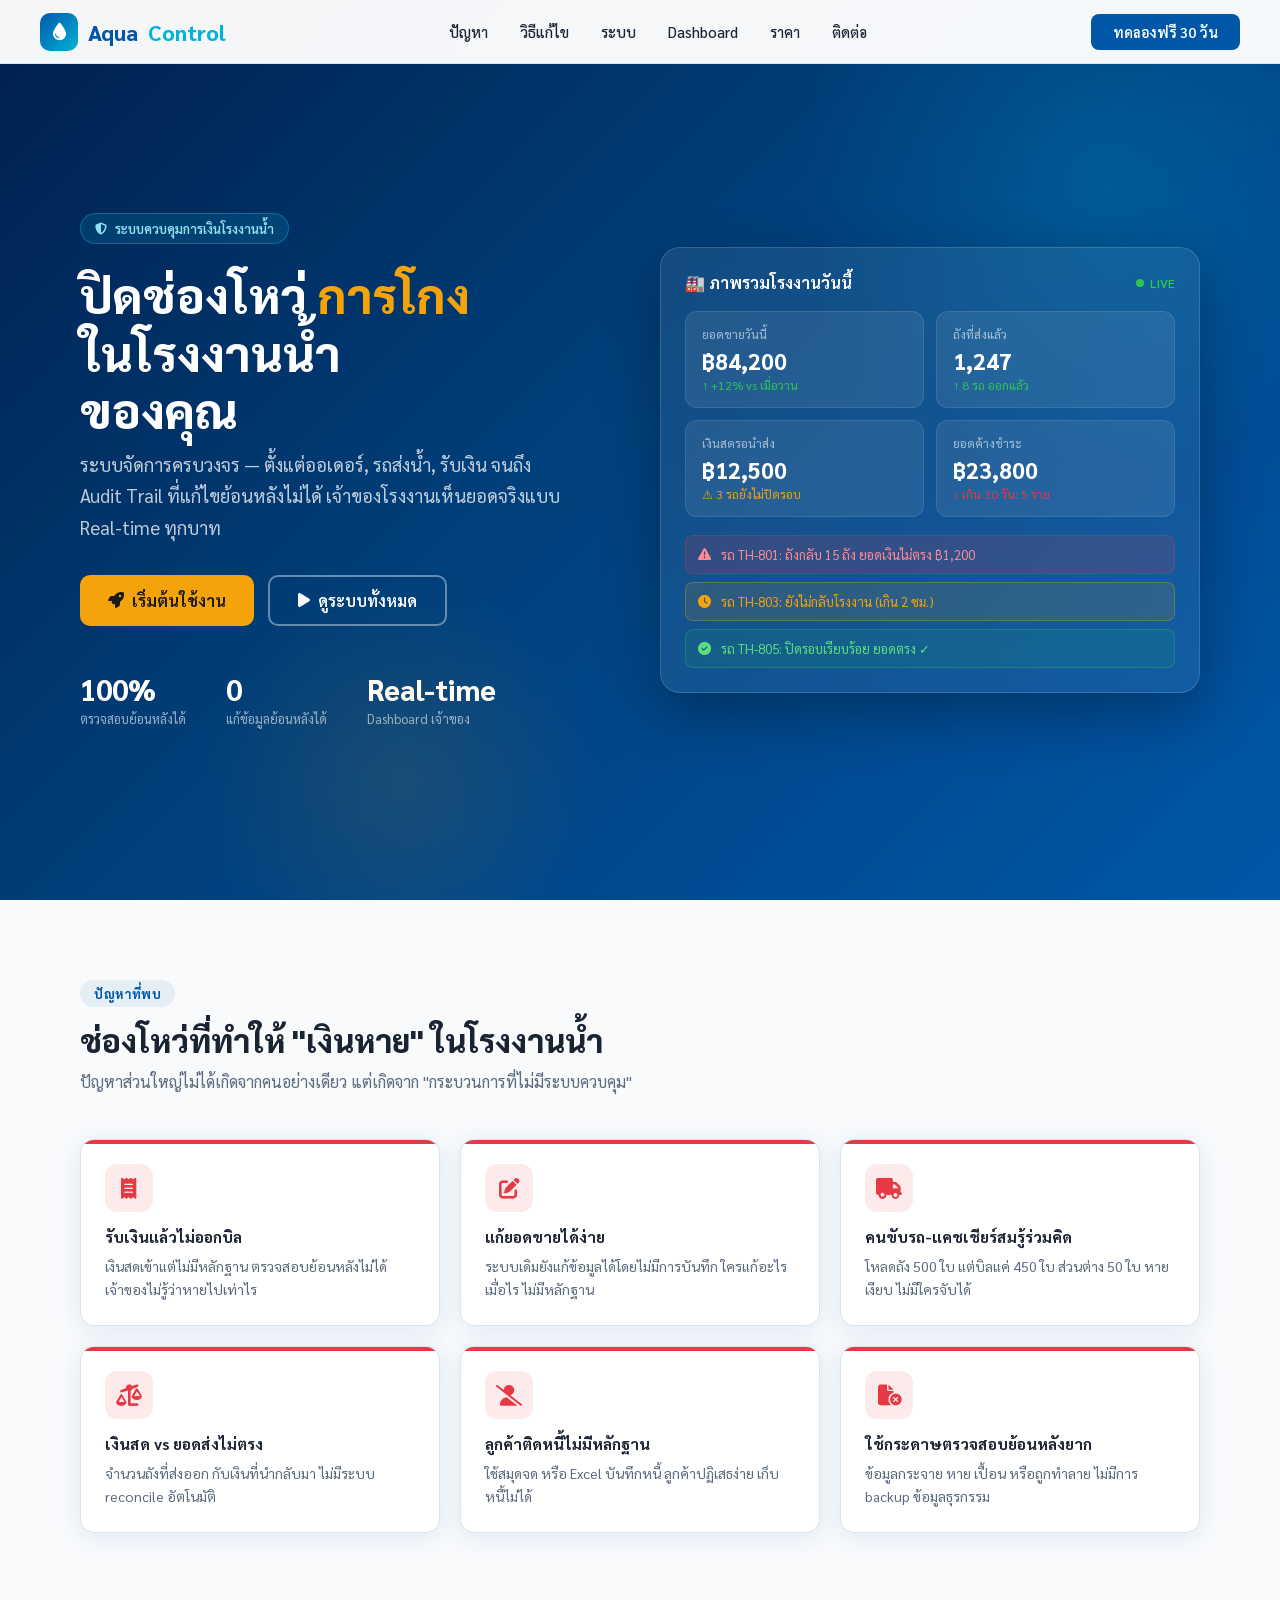
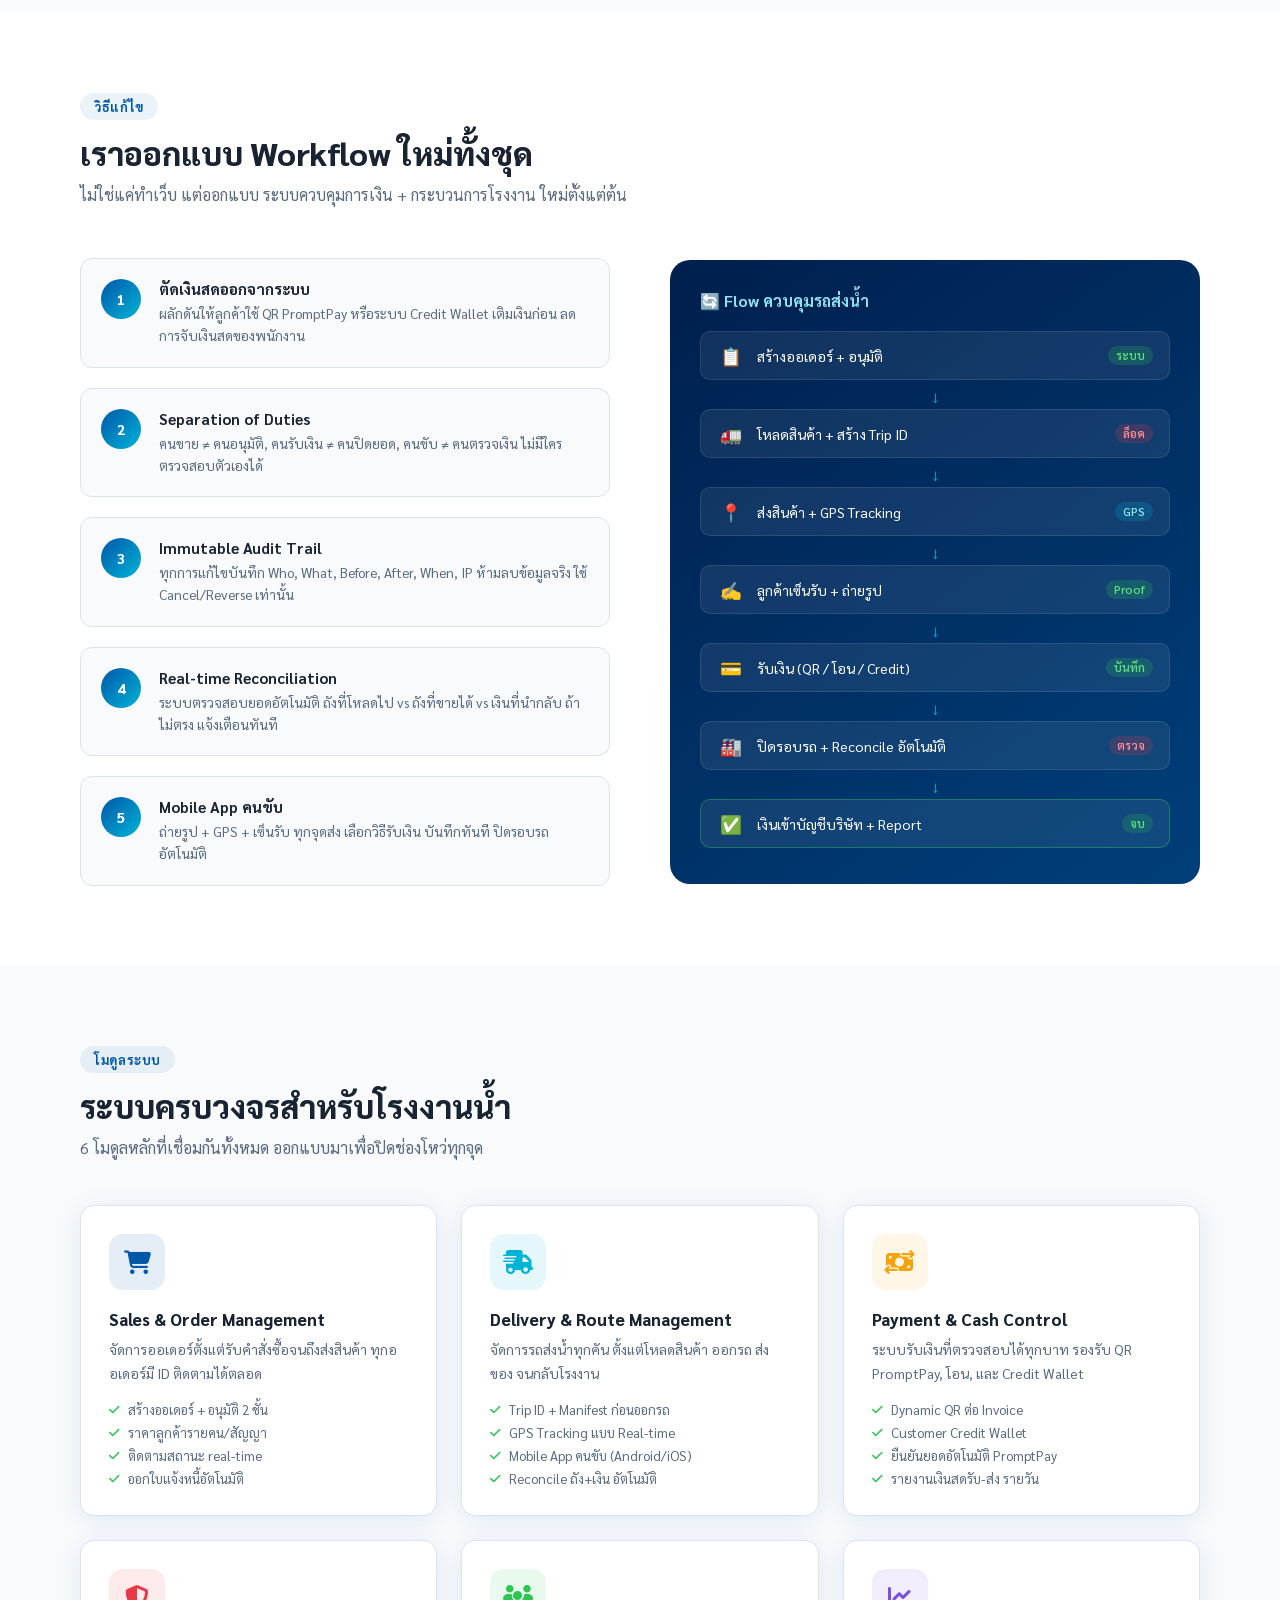
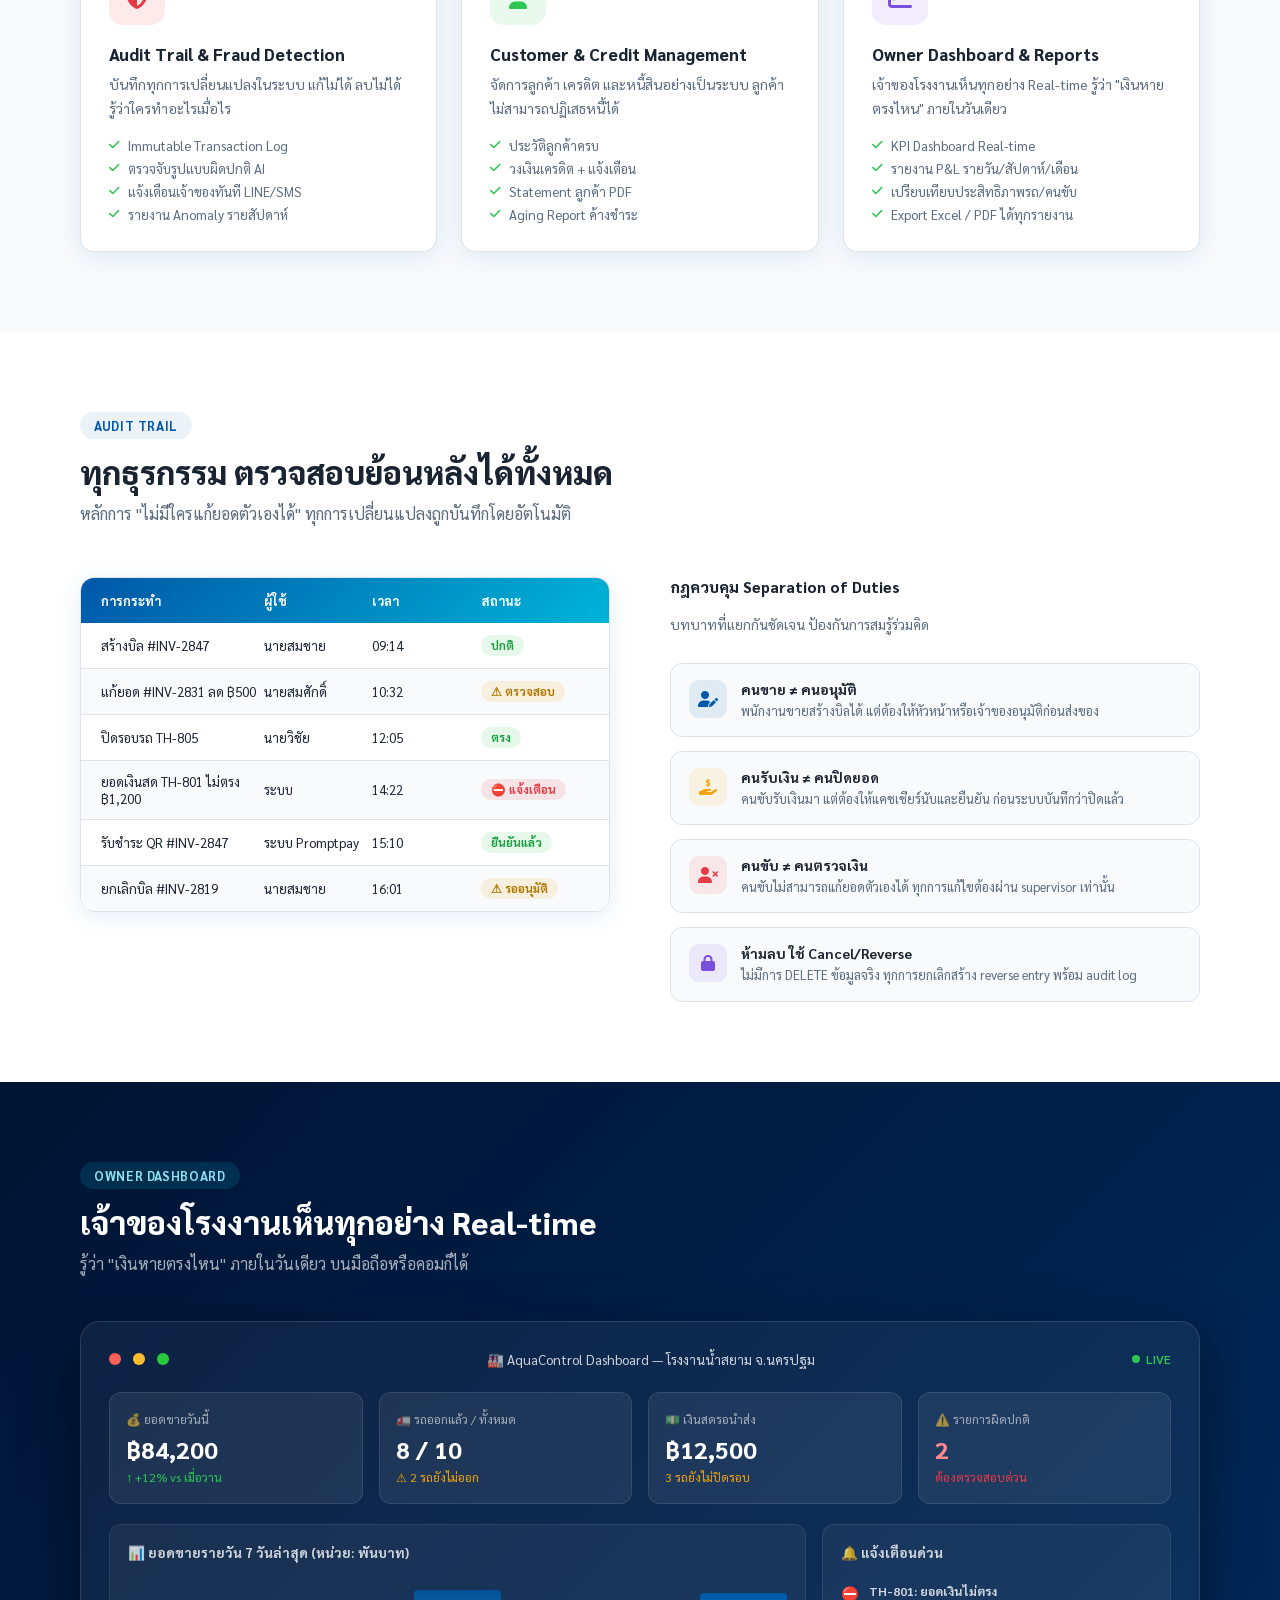
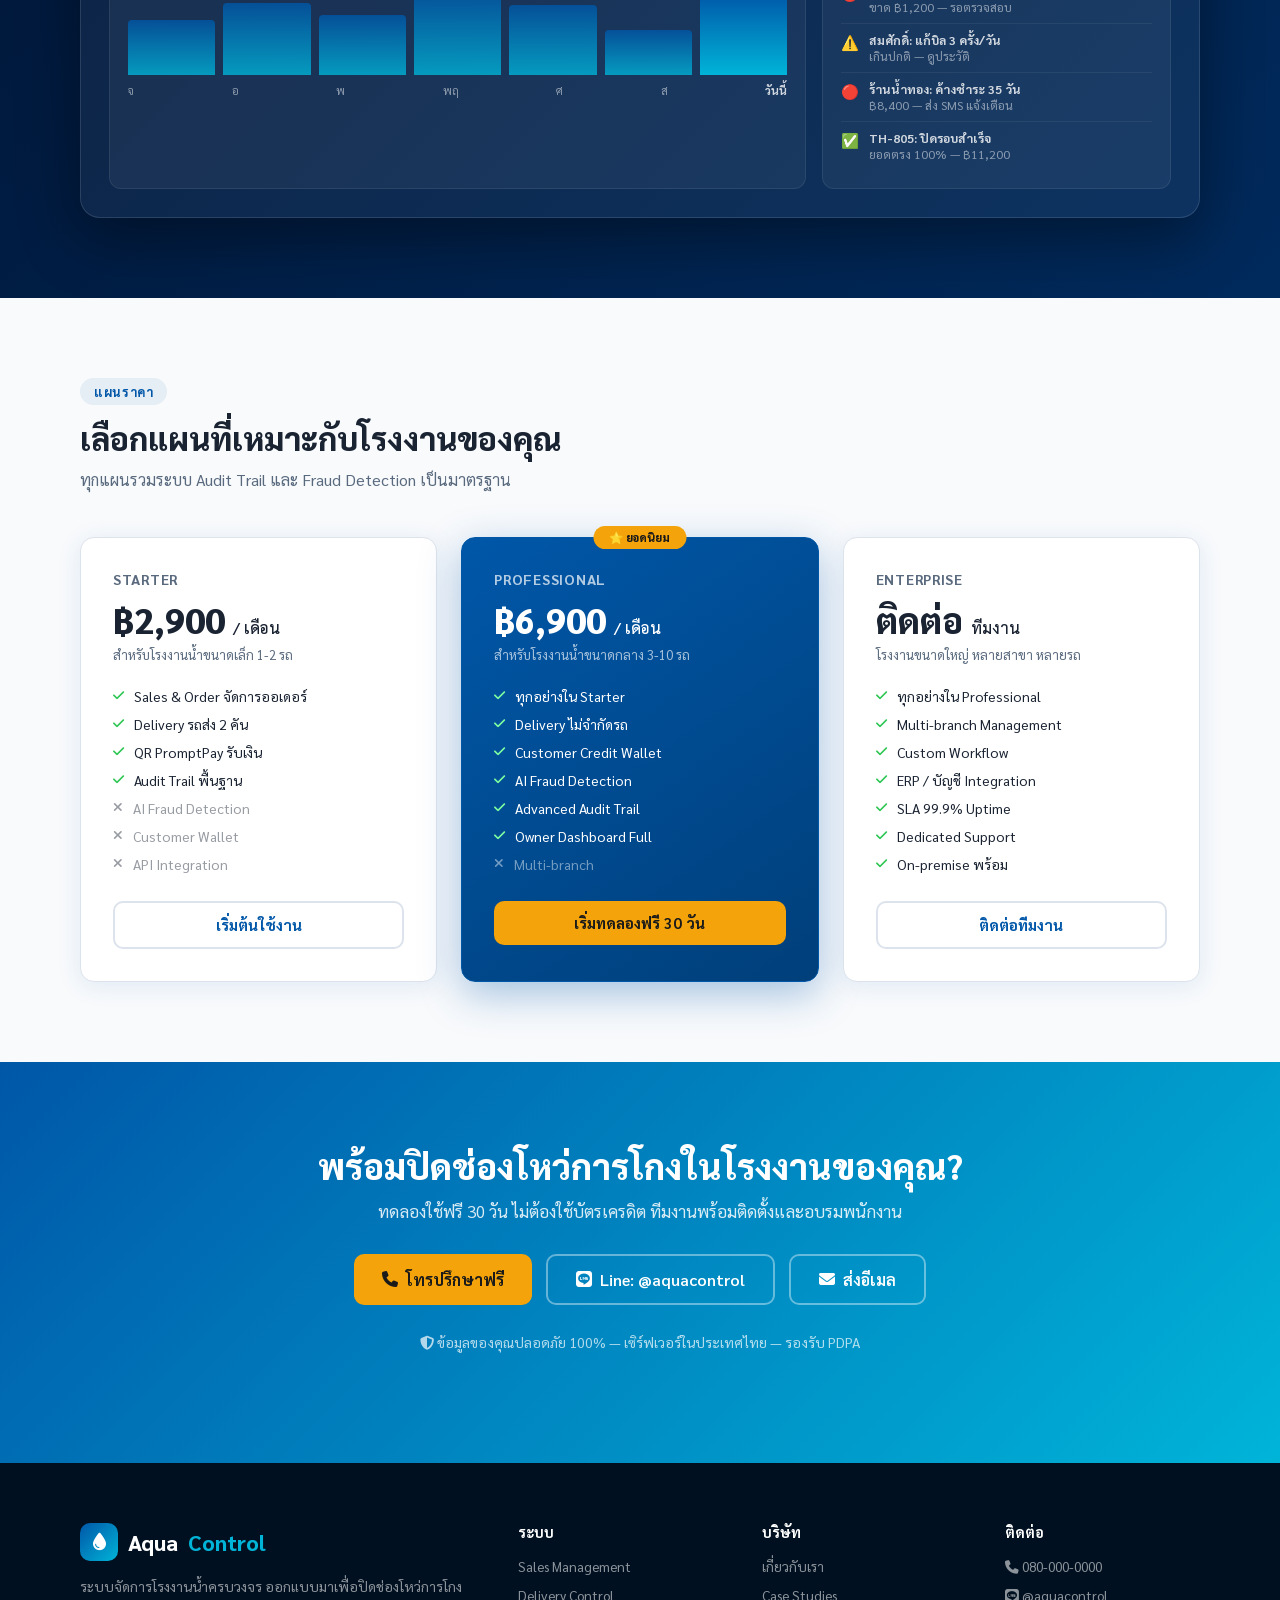
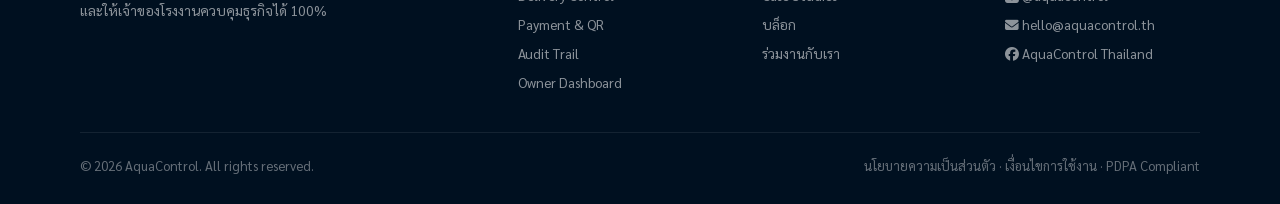
<file: index.html>
<!DOCTYPE html>
<html lang="th">
<head>
  <meta charset="UTF-8" />
  <meta name="viewport" content="width=device-width, initial-scale=1.0" />
  <title>AquaControl — ระบบจัดการโรงงานน้ำ</title>
  <link href="https://fonts.googleapis.com/css2?family=Sarabun:wght@300;400;500;600;700;800&display=swap" rel="stylesheet" />
  <link href="https://cdnjs.cloudflare.com/ajax/libs/font-awesome/6.5.0/css/all.min.css" rel="stylesheet" />
  <style>
    *, *::before, *::after { box-sizing: border-box; margin: 0; padding: 0; }

    :root {
      --primary: #0057a8;
      --primary-dark: #003f7a;
      --accent: #00b4d8;
      --accent-light: #90e0ef;
      --gold: #f4a30a;
      --danger: #e63946;
      --success: #2dc653;
      --bg: #f8fafc;
      --white: #ffffff;
      --text: #1a2332;
      --text-muted: #5a6a7e;
      --border: #dde3ec;
      --card-shadow: 0 4px 24px rgba(0,87,168,0.10);
      --radius: 14px;
    }

    html { scroll-behavior: smooth; }
    body { font-family: 'Sarabun', sans-serif; background: var(--bg); color: var(--text); }

    /* ─── NAV ─── */
    nav {
      position: fixed; top: 0; width: 100%; z-index: 1000;
      background: rgba(255,255,255,0.96);
      backdrop-filter: blur(12px);
      border-bottom: 1px solid var(--border);
      padding: 0 40px;
      display: flex; align-items: center; justify-content: space-between;
      height: 64px;
    }
    .nav-logo {
      display: flex; align-items: center; gap: 10px;
      font-size: 1.35rem; font-weight: 800; color: var(--primary);
      text-decoration: none;
    }
    .nav-logo span { color: var(--accent); }
    .nav-logo-icon {
      width: 38px; height: 38px; background: linear-gradient(135deg,var(--primary),var(--accent));
      border-radius: 10px; display: flex; align-items: center; justify-content: center;
      color: white; font-size: 1.1rem;
    }
    .nav-links { display: flex; gap: 32px; list-style: none; }
    .nav-links a { color: var(--text); text-decoration: none; font-size: .93rem; font-weight: 500; transition: color .2s; }
    .nav-links a:hover { color: var(--primary); }
    .nav-cta {
      background: var(--primary); color: white; padding: 9px 22px;
      border-radius: 8px; font-weight: 600; text-decoration: none; font-size: .9rem;
      transition: background .2s, transform .1s;
    }
    .nav-cta:hover { background: var(--primary-dark); transform: translateY(-1px); }

    /* ─── HERO ─── */
    .hero {
      min-height: 100vh;
      background: linear-gradient(135deg, #001f4d 0%, #003f7a 45%, #0057a8 100%);
      display: grid; grid-template-columns: 1fr 1fr; align-items: center;
      gap: 40px; padding: 100px 80px 60px;
      position: relative; overflow: hidden;
    }
    .hero::before {
      content: ''; position: absolute; top: -120px; right: -120px;
      width: 600px; height: 600px;
      background: radial-gradient(circle, rgba(0,180,216,.18) 0%, transparent 70%);
      border-radius: 50%;
    }
    .hero::after {
      content: ''; position: absolute; bottom: -80px; left: 200px;
      width: 400px; height: 400px;
      background: radial-gradient(circle, rgba(244,163,10,.1) 0%, transparent 70%);
      border-radius: 50%;
    }
    .hero-badge {
      display: inline-flex; align-items: center; gap: 8px;
      background: rgba(0,180,216,.15); border: 1px solid rgba(0,180,216,.4);
      color: var(--accent-light); padding: 6px 14px; border-radius: 999px;
      font-size: .82rem; font-weight: 600; margin-bottom: 22px;
    }
    .hero-badge i { font-size: .75rem; }
    .hero h1 {
      font-size: 3rem; font-weight: 800; color: white; line-height: 1.2;
      margin-bottom: 10px;
    }
    .hero h1 span { color: var(--gold); }
    .hero-sub {
      font-size: 1.15rem; color: rgba(255,255,255,.75); line-height: 1.7;
      margin-bottom: 32px; max-width: 480px;
    }
    .hero-buttons { display: flex; gap: 14px; flex-wrap: wrap; }
    .btn-primary {
      background: var(--gold); color: #1a1a1a; padding: 13px 28px;
      border-radius: 10px; font-weight: 700; font-size: 1rem;
      text-decoration: none; transition: all .2s;
      display: inline-flex; align-items: center; gap: 8px;
    }
    .btn-primary:hover { background: #e09200; transform: translateY(-2px); box-shadow: 0 8px 24px rgba(244,163,10,.4); }
    .btn-outline {
      border: 2px solid rgba(255,255,255,.4); color: white; padding: 13px 28px;
      border-radius: 10px; font-weight: 600; font-size: 1rem;
      text-decoration: none; transition: all .2s;
      display: inline-flex; align-items: center; gap: 8px;
    }
    .btn-outline:hover { border-color: white; background: rgba(255,255,255,.1); }

    /* hero dashboard card */
    .hero-right { position: relative; z-index: 2; }
    .dashboard-card {
      background: rgba(255,255,255,.07);
      backdrop-filter: blur(20px);
      border: 1px solid rgba(255,255,255,.15);
      border-radius: 20px; padding: 24px;
      box-shadow: 0 20px 60px rgba(0,0,0,.3);
    }
    .dash-header {
      display: flex; align-items: center; justify-content: space-between;
      margin-bottom: 18px;
    }
    .dash-title { color: white; font-weight: 700; font-size: 1rem; }
    .live-dot {
      display: flex; align-items: center; gap: 6px;
      color: var(--success); font-size: .78rem; font-weight: 600;
    }
    .live-dot::before {
      content: ''; width: 8px; height: 8px; background: var(--success);
      border-radius: 50%; animation: pulse 1.5s infinite;
    }
    @keyframes pulse { 0%,100%{opacity:1;transform:scale(1)} 50%{opacity:.6;transform:scale(1.3)} }

    .kpi-grid { display: grid; grid-template-columns: 1fr 1fr; gap: 12px; margin-bottom: 18px; }
    .kpi-box {
      background: rgba(255,255,255,.08); border-radius: 12px; padding: 14px 16px;
      border: 1px solid rgba(255,255,255,.1);
    }
    .kpi-label { color: rgba(255,255,255,.6); font-size: .75rem; margin-bottom: 4px; }
    .kpi-value { color: white; font-size: 1.4rem; font-weight: 800; }
    .kpi-change { font-size: .75rem; margin-top: 2px; }
    .kpi-change.up { color: var(--success); }
    .kpi-change.warn { color: var(--gold); }
    .kpi-change.down { color: var(--danger); }

    .alert-list { display: flex; flex-direction: column; gap: 8px; }
    .alert-item {
      display: flex; align-items: center; gap: 10px; padding: 10px 12px;
      border-radius: 8px; font-size: .82rem;
    }
    .alert-item.danger { background: rgba(230,57,70,.15); color: #ff8a93; border: 1px solid rgba(230,57,70,.3); }
    .alert-item.warn  { background: rgba(244,163,10,.12); color: var(--gold); border: 1px solid rgba(244,163,10,.3); }
    .alert-item.ok    { background: rgba(45,198,83,.1);  color: #5dde7a; border: 1px solid rgba(45,198,83,.3); }

    .hero-stats {
      display: flex; gap: 40px; margin-top: 44px;
    }
    .hero-stat-num { font-size: 1.8rem; font-weight: 800; color: white; }
    .hero-stat-label { font-size: .8rem; color: rgba(255,255,255,.6); margin-top: 2px; }

    /* ─── PAIN POINTS ─── */
    .section { padding: 80px 80px; }
    .section-label {
      display: inline-block; background: rgba(0,87,168,.08); color: var(--primary);
      padding: 5px 14px; border-radius: 999px; font-size: .8rem; font-weight: 700;
      margin-bottom: 12px; text-transform: uppercase; letter-spacing: .05em;
    }
    .section-title { font-size: 2rem; font-weight: 800; margin-bottom: 8px; color: var(--text); }
    .section-sub { color: var(--text-muted); font-size: 1rem; line-height: 1.7; max-width: 600px; }

    .pain-grid { display: grid; grid-template-columns: repeat(3,1fr); gap: 20px; margin-top: 44px; }
    .pain-card {
      background: white; border-radius: var(--radius); padding: 24px;
      border: 1px solid var(--border); box-shadow: var(--card-shadow);
      transition: transform .2s, box-shadow .2s;
      position: relative; overflow: hidden;
    }
    .pain-card::before {
      content: ''; position: absolute; top: 0; left: 0; right: 0; height: 4px;
      background: var(--danger);
    }
    .pain-card:hover { transform: translateY(-4px); box-shadow: 0 12px 36px rgba(0,87,168,.15); }
    .pain-icon {
      width: 48px; height: 48px; background: rgba(230,57,70,.1); border-radius: 12px;
      display: flex; align-items: center; justify-content: center;
      font-size: 1.3rem; color: var(--danger); margin-bottom: 14px;
    }
    .pain-card h3 { font-size: .97rem; font-weight: 700; margin-bottom: 8px; }
    .pain-card p { font-size: .87rem; color: var(--text-muted); line-height: 1.65; }

    /* ─── HOW WE SOLVE ─── */
    .solve-section { background: white; }
    .solve-grid { display: grid; grid-template-columns: 1fr 1fr; gap: 60px; align-items: center; margin-top: 50px; }
    .solve-steps { display: flex; flex-direction: column; gap: 20px; }
    .solve-step {
      display: flex; gap: 18px; align-items: flex-start;
      padding: 20px; background: var(--bg); border-radius: 12px;
      border: 1px solid var(--border); transition: border-color .2s;
    }
    .solve-step:hover { border-color: var(--accent); }
    .step-num {
      width: 40px; height: 40px; min-width: 40px;
      background: linear-gradient(135deg,var(--primary),var(--accent));
      border-radius: 50%; display: flex; align-items: center; justify-content: center;
      color: white; font-weight: 800; font-size: .9rem;
    }
    .solve-step h4 { font-size: .95rem; font-weight: 700; margin-bottom: 4px; }
    .solve-step p { font-size: .85rem; color: var(--text-muted); line-height: 1.6; }

    .flow-visual {
      background: linear-gradient(145deg,#001f4d,#003f7a);
      border-radius: 20px; padding: 30px; color: white;
    }
    .flow-title { font-size: 1rem; font-weight: 700; margin-bottom: 20px; color: var(--accent-light); }
    .flow-step {
      display: flex; align-items: center; gap: 12px;
      padding: 12px 16px; background: rgba(255,255,255,.07);
      border-radius: 10px; margin-bottom: 6px; font-size: .88rem;
      border: 1px solid rgba(255,255,255,.1);
    }
    .flow-icon { font-size: 1.1rem; min-width: 28px; text-align: center; }
    .flow-arrow {
      text-align: center; color: var(--accent); font-size: 1rem;
      margin: 2px 0;
    }
    .flow-tag {
      margin-left: auto; font-size: .72rem; padding: 2px 8px;
      border-radius: 999px; font-weight: 600;
    }
    .tag-auto { background: rgba(45,198,83,.2); color: #5dde7a; }
    .tag-lock { background: rgba(230,57,70,.2); color: #ff8a93; }
    .tag-gps  { background: rgba(0,180,216,.2); color: var(--accent-light); }

    /* ─── MODULES ─── */
    .modules-section { background: var(--bg); }
    .modules-grid { display: grid; grid-template-columns: repeat(3,1fr); gap: 24px; margin-top: 44px; }
    .module-card {
      background: white; border-radius: var(--radius); padding: 28px;
      border: 1px solid var(--border); box-shadow: var(--card-shadow);
      transition: transform .2s, box-shadow .2s;
    }
    .module-card:hover { transform: translateY(-4px); box-shadow: 0 16px 48px rgba(0,87,168,.12); }
    .module-icon {
      width: 56px; height: 56px; border-radius: 14px;
      display: flex; align-items: center; justify-content: center;
      font-size: 1.5rem; margin-bottom: 18px;
    }
    .module-card h3 { font-size: 1.05rem; font-weight: 800; margin-bottom: 8px; }
    .module-card p { font-size: .87rem; color: var(--text-muted); line-height: 1.7; margin-bottom: 16px; }
    .module-features { list-style: none; display: flex; flex-direction: column; gap: 6px; }
    .module-features li {
      display: flex; align-items: center; gap: 8px;
      font-size: .83rem; color: var(--text-muted);
    }
    .module-features li i { color: var(--success); font-size: .75rem; }

    .icon-blue   { background: rgba(0,87,168,.1);  color: var(--primary); }
    .icon-cyan   { background: rgba(0,180,216,.1); color: var(--accent); }
    .icon-gold   { background: rgba(244,163,10,.1);color: var(--gold); }
    .icon-green  { background: rgba(45,198,83,.1); color: var(--success); }
    .icon-red    { background: rgba(230,57,70,.1); color: var(--danger); }
    .icon-purple { background: rgba(120,80,220,.1);color: #7850dc; }

    /* ─── AUDIT / CONTROL ─── */
    .audit-section { background: white; }
    .audit-grid { display: grid; grid-template-columns: 1fr 1fr; gap: 60px; align-items: start; margin-top: 50px; }
    .audit-table-wrap { overflow: hidden; border-radius: 14px; border: 1px solid var(--border); box-shadow: var(--card-shadow); }
    .audit-table-head {
      background: linear-gradient(135deg,var(--primary),var(--accent));
      color: white; padding: 14px 20px;
      display: grid; grid-template-columns: 1.5fr 1fr 1fr 1fr;
      font-size: .8rem; font-weight: 700;
    }
    .audit-row {
      display: grid; grid-template-columns: 1.5fr 1fr 1fr 1fr;
      padding: 12px 20px; border-bottom: 1px solid var(--border);
      font-size: .83rem; align-items: center;
    }
    .audit-row:last-child { border-bottom: none; }
    .audit-row:nth-child(odd) { background: var(--bg); }
    .badge {
      display: inline-block; padding: 3px 10px; border-radius: 999px;
      font-size: .73rem; font-weight: 700;
    }
    .badge-ok     { background: rgba(45,198,83,.12); color: #1a9e40; }
    .badge-warn   { background: rgba(244,163,10,.12); color: #b07800; }
    .badge-danger { background: rgba(230,57,70,.12); color: var(--danger); }

    .audit-rules { display: flex; flex-direction: column; gap: 14px; }
    .rule-card {
      display: flex; gap: 14px; padding: 16px 18px;
      background: var(--bg); border-radius: 12px; border: 1px solid var(--border);
    }
    .rule-icon {
      width: 38px; height: 38px; min-width: 38px; border-radius: 10px;
      display: flex; align-items: center; justify-content: center; font-size: 1rem;
    }
    .rule-card h5 { font-size: .88rem; font-weight: 700; margin-bottom: 3px; }
    .rule-card p  { font-size: .8rem; color: var(--text-muted); line-height: 1.5; }

    /* ─── DASHBOARD PREVIEW ─── */
    .dash-section { background: linear-gradient(135deg,#001433,#002a5c); padding: 80px; }
    .dash-section .section-label { background: rgba(0,180,216,.15); color: var(--accent-light); }
    .dash-section .section-title { color: white; }
    .dash-section .section-sub   { color: rgba(255,255,255,.65); }

    .dashboard-preview {
      margin-top: 44px; background: rgba(255,255,255,.05);
      border: 1px solid rgba(255,255,255,.12); border-radius: 20px;
      padding: 28px; box-shadow: 0 20px 60px rgba(0,0,0,.4);
    }
    .dp-topbar {
      display: flex; align-items: center; gap: 12px; margin-bottom: 24px;
    }
    .dp-dot { width: 12px; height: 12px; border-radius: 50%; }
    .dp-title { color: rgba(255,255,255,.8); font-size: .85rem; margin-left: auto; }

    .dp-kpi-row { display: grid; grid-template-columns: repeat(4,1fr); gap: 16px; margin-bottom: 20px; }
    .dp-kpi {
      background: rgba(255,255,255,.07); border-radius: 12px; padding: 18px 16px;
      border: 1px solid rgba(255,255,255,.1);
    }
    .dp-kpi-l { color: rgba(255,255,255,.6); font-size: .75rem; margin-bottom: 6px; }
    .dp-kpi-v { color: white; font-size: 1.5rem; font-weight: 800; }
    .dp-kpi-d { font-size: .75rem; margin-top: 4px; }

    .dp-bottom { display: grid; grid-template-columns: 2fr 1fr; gap: 16px; }
    .dp-chart-box {
      background: rgba(255,255,255,.05); border-radius: 12px; padding: 18px;
      border: 1px solid rgba(255,255,255,.08);
    }
    .dp-chart-title { color: rgba(255,255,255,.8); font-size: .85rem; font-weight: 700; margin-bottom: 14px; }
    .chart-bars { display: flex; align-items: flex-end; gap: 8px; height: 100px; }
    .bar { flex: 1; background: linear-gradient(to top,var(--accent),var(--primary)); border-radius: 4px 4px 0 0; opacity: .8; }
    .bar:hover { opacity: 1; }

    .dp-alerts { background: rgba(255,255,255,.05); border-radius: 12px; padding: 18px; border: 1px solid rgba(255,255,255,.08); }
    .dp-alert-item {
      display: flex; align-items: flex-start; gap: 10px;
      padding: 8px 0; border-bottom: 1px solid rgba(255,255,255,.06);
      font-size: .78rem;
    }
    .dp-alert-item:last-child { border-bottom: none; }
    .dp-alert-icon { font-size: .9rem; margin-top: 1px; }

    /* ─── PRICING ─── */
    .pricing-section { background: var(--bg); }
    .pricing-grid { display: grid; grid-template-columns: repeat(3,1fr); gap: 24px; margin-top: 44px; }
    .price-card {
      background: white; border-radius: var(--radius); padding: 32px;
      border: 1px solid var(--border); box-shadow: var(--card-shadow); position: relative;
      transition: transform .2s;
    }
    .price-card:hover { transform: translateY(-4px); }
    .price-card.featured {
      background: linear-gradient(145deg,var(--primary),var(--primary-dark));
      color: white; border-color: var(--primary);
      box-shadow: 0 12px 40px rgba(0,87,168,.35);
    }
    .popular-badge {
      position: absolute; top: -12px; left: 50%; transform: translateX(-50%);
      background: var(--gold); color: #1a1a1a; font-size: .72rem; font-weight: 800;
      padding: 4px 16px; border-radius: 999px;
    }
    .plan-name { font-size: .9rem; font-weight: 700; color: var(--text-muted); margin-bottom: 8px; text-transform: uppercase; letter-spacing: .05em; }
    .price-card.featured .plan-name { color: rgba(255,255,255,.7); }
    .plan-price { font-size: 2.2rem; font-weight: 800; margin-bottom: 4px; }
    .plan-price span { font-size: 1rem; font-weight: 500; }
    .plan-sub { font-size: .83rem; color: var(--text-muted); margin-bottom: 24px; }
    .price-card.featured .plan-sub { color: rgba(255,255,255,.65); }
    .plan-features { list-style: none; display: flex; flex-direction: column; gap: 10px; margin-bottom: 28px; }
    .plan-features li { display: flex; gap: 10px; font-size: .87rem; align-items: flex-start; }
    .plan-features li i { margin-top: 3px; font-size: .8rem; }
    .plan-features li.yes i { color: var(--success); }
    .plan-features li.no  { opacity: .45; }
    .price-card.featured .plan-features li.yes i { color: #7effa0; }
    .plan-btn {
      width: 100%; padding: 12px; border-radius: 10px; font-size: .95rem; font-weight: 700;
      cursor: pointer; border: none; text-align: center; transition: all .2s;
      text-decoration: none; display: block;
    }
    .plan-btn-outline {
      background: transparent; border: 2px solid var(--border); color: var(--primary);
    }
    .plan-btn-outline:hover { border-color: var(--primary); background: rgba(0,87,168,.05); }
    .plan-btn-filled { background: var(--gold); color: #1a1a1a; }
    .plan-btn-filled:hover { background: #e09200; }
    .plan-btn-white { background: white; color: var(--primary); }
    .plan-btn-white:hover { background: #f0f4ff; }

    /* ─── CTA ─── */
    .cta-section {
      background: linear-gradient(135deg,var(--primary),var(--accent));
      padding: 80px; text-align: center; color: white;
    }
    .cta-section h2 { font-size: 2.2rem; font-weight: 800; margin-bottom: 12px; }
    .cta-section p  { font-size: 1.05rem; opacity: .85; margin-bottom: 32px; }
    .cta-buttons { display: flex; gap: 14px; justify-content: center; flex-wrap: wrap; }

    /* ─── FOOTER ─── */
    footer {
      background: #001020; color: rgba(255,255,255,.65);
      padding: 60px 80px 30px;
    }
    .footer-grid { display: grid; grid-template-columns: 2fr 1fr 1fr 1fr; gap: 48px; margin-bottom: 40px; }
    .footer-brand .nav-logo { color: white; margin-bottom: 14px; }
    .footer-brand p { font-size: .87rem; line-height: 1.7; color: rgba(255,255,255,.55); }
    .footer-col h5 { color: white; font-size: .9rem; font-weight: 700; margin-bottom: 14px; }
    .footer-col ul { list-style: none; display: flex; flex-direction: column; gap: 8px; }
    .footer-col ul a { color: rgba(255,255,255,.55); text-decoration: none; font-size: .85rem; transition: color .2s; }
    .footer-col ul a:hover { color: var(--accent-light); }
    .footer-bottom {
      border-top: 1px solid rgba(255,255,255,.08); padding-top: 24px;
      display: flex; justify-content: space-between; align-items: center;
      font-size: .82rem; color: rgba(255,255,255,.4);
    }

    /* ─── RESPONSIVE ─── */
    @media (max-width: 1024px) {
      .hero { grid-template-columns: 1fr; padding: 100px 40px 60px; }
      .hero-right { display: none; }
      .pain-grid, .modules-grid { grid-template-columns: repeat(2,1fr); }
      .solve-grid, .audit-grid, .dp-bottom { grid-template-columns: 1fr; }
      .footer-grid { grid-template-columns: 1fr 1fr; }
    }
    @media (max-width: 768px) {
      nav { padding: 0 20px; }
      .nav-links { display: none; }
      .section, .dash-section, .cta-section, footer { padding: 60px 24px; }
      .hero { padding: 90px 24px 50px; }
      .hero h1 { font-size: 2rem; }
      .pain-grid, .modules-grid, .pricing-grid { grid-template-columns: 1fr; }
      .dp-kpi-row { grid-template-columns: 1fr 1fr; }
      .footer-grid { grid-template-columns: 1fr; }
      .footer-bottom { flex-direction: column; gap: 8px; text-align: center; }
    }
  </style>
</head>
<body>

<!-- ════════════════════════════════════════════════
     NAV
════════════════════════════════════════════════ -->
<nav>
  <a class="nav-logo" href="#">
    <div class="nav-logo-icon"><i class="fa-solid fa-droplet"></i></div>
    Aqua<span>Control</span>
  </a>
  <ul class="nav-links">
    <li><a href="#pain">ปัญหา</a></li>
    <li><a href="#solution">วิธีแก้ไข</a></li>
    <li><a href="#modules">ระบบ</a></li>
    <li><a href="#dashboard">Dashboard</a></li>
    <li><a href="#pricing">ราคา</a></li>
    <li><a href="#contact">ติดต่อ</a></li>
  </ul>
  <a class="nav-cta" href="#contact">ทดลองฟรี 30 วัน</a>
</nav>

<!-- ════════════════════════════════════════════════
     HERO
════════════════════════════════════════════════ -->
<section class="hero">
  <div class="hero-left">
    <div class="hero-badge"><i class="fa-solid fa-shield-halved"></i> ระบบควบคุมการเงินโรงงานน้ำ</div>
    <h1>ปิดช่องโหว่ <span>การโกง</span><br />ในโรงงานน้ำ<br />ของคุณ</h1>
    <p class="hero-sub">
      ระบบจัดการครบวงจร — ตั้งแต่ออเดอร์, รถส่งน้ำ, รับเงิน
      จนถึง Audit Trail ที่แก้ไขย้อนหลังไม่ได้
      เจ้าของโรงงานเห็นยอดจริงแบบ Real-time ทุกบาท
    </p>
    <div class="hero-buttons">
      <a href="#contact" class="btn-primary"><i class="fa-solid fa-rocket"></i> เริ่มต้นใช้งาน</a>
      <a href="#modules" class="btn-outline"><i class="fa-solid fa-play"></i> ดูระบบทั้งหมด</a>
    </div>
    <div class="hero-stats">
      <div>
        <div class="hero-stat-num">100%</div>
        <div class="hero-stat-label">ตรวจสอบย้อนหลังได้</div>
      </div>
      <div>
        <div class="hero-stat-num">0</div>
        <div class="hero-stat-label">แก้ข้อมูลย้อนหลังได้</div>
      </div>
      <div>
        <div class="hero-stat-num">Real-time</div>
        <div class="hero-stat-label">Dashboard เจ้าของ</div>
      </div>
    </div>
  </div>

  <div class="hero-right">
    <div class="dashboard-card">
      <div class="dash-header">
        <div class="dash-title">🏭 ภาพรวมโรงงานวันนี้</div>
        <div class="live-dot">LIVE</div>
      </div>
      <div class="kpi-grid">
        <div class="kpi-box">
          <div class="kpi-label">ยอดขายวันนี้</div>
          <div class="kpi-value">฿84,200</div>
          <div class="kpi-change up">↑ +12% vs เมื่อวาน</div>
        </div>
        <div class="kpi-box">
          <div class="kpi-label">ถังที่ส่งแล้ว</div>
          <div class="kpi-value">1,247</div>
          <div class="kpi-change up">↑ 8 รถ ออกแล้ว</div>
        </div>
        <div class="kpi-box">
          <div class="kpi-label">เงินสดรอนำส่ง</div>
          <div class="kpi-value">฿12,500</div>
          <div class="kpi-change warn">⚠ 3 รถยังไม่ปิดรอบ</div>
        </div>
        <div class="kpi-box">
          <div class="kpi-label">ยอดค้างชำระ</div>
          <div class="kpi-value">฿23,800</div>
          <div class="kpi-change down">↓ เกิน 30 วัน: 5 ราย</div>
        </div>
      </div>
      <div class="alert-list">
        <div class="alert-item danger"><i class="fa-solid fa-triangle-exclamation"></i> รถ TH-801: ถังกลับ 15 ถัง ยอดเงินไม่ตรง ฿1,200</div>
        <div class="alert-item warn"><i class="fa-solid fa-clock"></i> รถ TH-803: ยังไม่กลับโรงงาน (เกิน 2 ชม.)</div>
        <div class="alert-item ok"><i class="fa-solid fa-check-circle"></i> รถ TH-805: ปิดรอบเรียบร้อย ยอดตรง ✓</div>
      </div>
    </div>
  </div>
</section>

<!-- ════════════════════════════════════════════════
     PAIN POINTS
════════════════════════════════════════════════ -->
<section class="section" id="pain">
  <div class="section-label">ปัญหาที่พบ</div>
  <h2 class="section-title">ช่องโหว่ที่ทำให้ "เงินหาย" ในโรงงานน้ำ</h2>
  <p class="section-sub">ปัญหาส่วนใหญ่ไม่ได้เกิดจากคนอย่างเดียว แต่เกิดจาก "กระบวนการที่ไม่มีระบบควบคุม"</p>

  <div class="pain-grid">
    <div class="pain-card">
      <div class="pain-icon"><i class="fa-solid fa-receipt"></i></div>
      <h3>รับเงินแล้วไม่ออกบิล</h3>
      <p>เงินสดเข้าแต่ไม่มีหลักฐาน ตรวจสอบย้อนหลังไม่ได้ เจ้าของไม่รู้ว่าหายไปเท่าไร</p>
    </div>
    <div class="pain-card">
      <div class="pain-icon"><i class="fa-solid fa-pen-to-square"></i></div>
      <h3>แก้ยอดขายได้ง่าย</h3>
      <p>ระบบเดิมยังแก้ข้อมูลได้โดยไม่มีการบันทึก ใครแก้อะไร เมื่อไร ไม่มีหลักฐาน</p>
    </div>
    <div class="pain-card">
      <div class="pain-icon"><i class="fa-solid fa-truck"></i></div>
      <h3>คนขับรถ-แคชเชียร์สมรู้ร่วมคิด</h3>
      <p>โหลดถัง 500 ใบ แต่บิลแค่ 450 ใบ ส่วนต่าง 50 ใบ หายเงียบ ไม่มีใครจับได้</p>
    </div>
    <div class="pain-card">
      <div class="pain-icon"><i class="fa-solid fa-scale-unbalanced"></i></div>
      <h3>เงินสด vs ยอดส่งไม่ตรง</h3>
      <p>จำนวนถังที่ส่งออก กับเงินที่นำกลับมา ไม่มีระบบ reconcile อัตโนมัติ</p>
    </div>
    <div class="pain-card">
      <div class="pain-icon"><i class="fa-solid fa-user-slash"></i></div>
      <h3>ลูกค้าติดหนี้ไม่มีหลักฐาน</h3>
      <p>ใช้สมุดจด หรือ Excel บันทึกหนี้ ลูกค้าปฏิเสธง่าย เก็บหนี้ไม่ได้</p>
    </div>
    <div class="pain-card">
      <div class="pain-icon"><i class="fa-solid fa-file-circle-xmark"></i></div>
      <h3>ใช้กระดาษตรวจสอบย้อนหลังยาก</h3>
      <p>ข้อมูลกระจาย หาย เปื้อน หรือถูกทำลาย ไม่มีการ backup ข้อมูลธุรกรรม</p>
    </div>
  </div>
</section>

<!-- ════════════════════════════════════════════════
     HOW WE SOLVE
════════════════════════════════════════════════ -->
<section class="section solve-section" id="solution">
  <div class="section-label">วิธีแก้ไข</div>
  <h2 class="section-title">เราออกแบบ Workflow ใหม่ทั้งชุด</h2>
  <p class="section-sub">ไม่ใช่แค่ทำเว็บ แต่ออกแบบ ระบบควบคุมการเงิน + กระบวนการโรงงาน ใหม่ตั้งแต่ต้น</p>

  <div class="solve-grid">
    <div class="solve-steps">
      <div class="solve-step">
        <div class="step-num">1</div>
        <div>
          <h4>ตัดเงินสดออกจากระบบ</h4>
          <p>ผลักดันให้ลูกค้าใช้ QR PromptPay หรือระบบ Credit Wallet เติมเงินก่อน ลดการจับเงินสดของพนักงาน</p>
        </div>
      </div>
      <div class="solve-step">
        <div class="step-num">2</div>
        <div>
          <h4>Separation of Duties</h4>
          <p>คนขาย ≠ คนอนุมัติ, คนรับเงิน ≠ คนปิดยอด, คนขับ ≠ คนตรวจเงิน ไม่มีใครตรวจสอบตัวเองได้</p>
        </div>
      </div>
      <div class="solve-step">
        <div class="step-num">3</div>
        <div>
          <h4>Immutable Audit Trail</h4>
          <p>ทุกการแก้ไขบันทึก Who, What, Before, After, When, IP ห้ามลบข้อมูลจริง ใช้ Cancel/Reverse เท่านั้น</p>
        </div>
      </div>
      <div class="solve-step">
        <div class="step-num">4</div>
        <div>
          <h4>Real-time Reconciliation</h4>
          <p>ระบบตรวจสอบยอดอัตโนมัติ ถังที่โหลดไป vs ถังที่ขายได้ vs เงินที่นำกลับ ถ้าไม่ตรง แจ้งเตือนทันที</p>
        </div>
      </div>
      <div class="solve-step">
        <div class="step-num">5</div>
        <div>
          <h4>Mobile App คนขับ</h4>
          <p>ถ่ายรูป + GPS + เซ็นรับ ทุกจุดส่ง เลือกวิธีรับเงิน บันทึกทันที ปิดรอบรถอัตโนมัติ</p>
        </div>
      </div>
    </div>

    <div class="flow-visual">
      <div class="flow-title">🔄 Flow ควบคุมรถส่งน้ำ</div>

      <div class="flow-step">
        <span class="flow-icon">📋</span>
        <div>สร้างออเดอร์ + อนุมัติ</div>
        <span class="flow-tag tag-auto">ระบบ</span>
      </div>
      <div class="flow-arrow">↓</div>
      <div class="flow-step">
        <span class="flow-icon">🚛</span>
        <div>โหลดสินค้า + สร้าง Trip ID</div>
        <span class="flow-tag tag-lock">ล็อค</span>
      </div>
      <div class="flow-arrow">↓</div>
      <div class="flow-step">
        <span class="flow-icon">📍</span>
        <div>ส่งสินค้า + GPS Tracking</div>
        <span class="flow-tag tag-gps">GPS</span>
      </div>
      <div class="flow-arrow">↓</div>
      <div class="flow-step">
        <span class="flow-icon">✍️</span>
        <div>ลูกค้าเซ็นรับ + ถ่ายรูป</div>
        <span class="flow-tag tag-auto">Proof</span>
      </div>
      <div class="flow-arrow">↓</div>
      <div class="flow-step">
        <span class="flow-icon">💳</span>
        <div>รับเงิน (QR / โอน / Credit)</div>
        <span class="flow-tag tag-auto">บันทึก</span>
      </div>
      <div class="flow-arrow">↓</div>
      <div class="flow-step">
        <span class="flow-icon">🏭</span>
        <div>ปิดรอบรถ + Reconcile อัตโนมัติ</div>
        <span class="flow-tag tag-lock">ตรวจ</span>
      </div>
      <div class="flow-arrow">↓</div>
      <div class="flow-step" style="border-color: rgba(45,198,83,.4)">
        <span class="flow-icon">✅</span>
        <div>เงินเข้าบัญชีบริษัท + Report</div>
        <span class="flow-tag tag-auto">จบ</span>
      </div>
    </div>
  </div>
</section>

<!-- ════════════════════════════════════════════════
     MODULES
════════════════════════════════════════════════ -->
<section class="section modules-section" id="modules">
  <div class="section-label">โมดูลระบบ</div>
  <h2 class="section-title">ระบบครบวงจรสำหรับโรงงานน้ำ</h2>
  <p class="section-sub">6 โมดูลหลักที่เชื่อมกันทั้งหมด ออกแบบมาเพื่อปิดช่องโหว่ทุกจุด</p>

  <div class="modules-grid">
    <div class="module-card">
      <div class="module-icon icon-blue"><i class="fa-solid fa-cart-shopping"></i></div>
      <h3>Sales & Order Management</h3>
      <p>จัดการออเดอร์ตั้งแต่รับคำสั่งซื้อจนถึงส่งสินค้า ทุกออเดอร์มี ID ติดตามได้ตลอด</p>
      <ul class="module-features">
        <li><i class="fa-solid fa-check"></i> สร้างออเดอร์ + อนุมัติ 2 ชั้น</li>
        <li><i class="fa-solid fa-check"></i> ราคาลูกค้ารายคน/สัญญา</li>
        <li><i class="fa-solid fa-check"></i> ติดตามสถานะ real-time</li>
        <li><i class="fa-solid fa-check"></i> ออกใบแจ้งหนี้อัตโนมัติ</li>
      </ul>
    </div>

    <div class="module-card">
      <div class="module-icon icon-cyan"><i class="fa-solid fa-truck-fast"></i></div>
      <h3>Delivery & Route Management</h3>
      <p>จัดการรถส่งน้ำทุกคัน ตั้งแต่โหลดสินค้า ออกรถ ส่งของ จนกลับโรงงาน</p>
      <ul class="module-features">
        <li><i class="fa-solid fa-check"></i> Trip ID + Manifest ก่อนออกรถ</li>
        <li><i class="fa-solid fa-check"></i> GPS Tracking แบบ Real-time</li>
        <li><i class="fa-solid fa-check"></i> Mobile App คนขับ (Android/iOS)</li>
        <li><i class="fa-solid fa-check"></i> Reconcile ถัง+เงิน อัตโนมัติ</li>
      </ul>
    </div>

    <div class="module-card">
      <div class="module-icon icon-gold"><i class="fa-solid fa-money-bill-transfer"></i></div>
      <h3>Payment & Cash Control</h3>
      <p>ระบบรับเงินที่ตรวจสอบได้ทุกบาท รองรับ QR PromptPay, โอน, และ Credit Wallet</p>
      <ul class="module-features">
        <li><i class="fa-solid fa-check"></i> Dynamic QR ต่อ Invoice</li>
        <li><i class="fa-solid fa-check"></i> Customer Credit Wallet</li>
        <li><i class="fa-solid fa-check"></i> ยืนยันยอดอัตโนมัติ PromptPay</li>
        <li><i class="fa-solid fa-check"></i> รายงานเงินสดรับ-ส่ง รายวัน</li>
      </ul>
    </div>

    <div class="module-card">
      <div class="module-icon icon-red"><i class="fa-solid fa-shield-halved"></i></div>
      <h3>Audit Trail & Fraud Detection</h3>
      <p>บันทึกทุกการเปลี่ยนแปลงในระบบ แก้ไม่ได้ ลบไม่ได้ รู้ว่าใครทำอะไรเมื่อไร</p>
      <ul class="module-features">
        <li><i class="fa-solid fa-check"></i> Immutable Transaction Log</li>
        <li><i class="fa-solid fa-check"></i> ตรวจจับรูปแบบผิดปกติ AI</li>
        <li><i class="fa-solid fa-check"></i> แจ้งเตือนเจ้าของทันที LINE/SMS</li>
        <li><i class="fa-solid fa-check"></i> รายงาน Anomaly รายสัปดาห์</li>
      </ul>
    </div>

    <div class="module-card">
      <div class="module-icon icon-green"><i class="fa-solid fa-users"></i></div>
      <h3>Customer & Credit Management</h3>
      <p>จัดการลูกค้า เครดิต และหนี้สินอย่างเป็นระบบ ลูกค้าไม่สามารถปฏิเสธหนี้ได้</p>
      <ul class="module-features">
        <li><i class="fa-solid fa-check"></i> ประวัติลูกค้าครบ</li>
        <li><i class="fa-solid fa-check"></i> วงเงินเครดิต + แจ้งเตือน</li>
        <li><i class="fa-solid fa-check"></i> Statement ลูกค้า PDF</li>
        <li><i class="fa-solid fa-check"></i> Aging Report ค้างชำระ</li>
      </ul>
    </div>

    <div class="module-card">
      <div class="module-icon icon-purple"><i class="fa-solid fa-chart-line"></i></div>
      <h3>Owner Dashboard & Reports</h3>
      <p>เจ้าของโรงงานเห็นทุกอย่าง Real-time รู้ว่า "เงินหายตรงไหน" ภายในวันเดียว</p>
      <ul class="module-features">
        <li><i class="fa-solid fa-check"></i> KPI Dashboard Real-time</li>
        <li><i class="fa-solid fa-check"></i> รายงาน P&L รายวัน/สัปดาห์/เดือน</li>
        <li><i class="fa-solid fa-check"></i> เปรียบเทียบประสิทธิภาพรถ/คนขับ</li>
        <li><i class="fa-solid fa-check"></i> Export Excel / PDF ได้ทุกรายงาน</li>
      </ul>
    </div>
  </div>
</section>

<!-- ════════════════════════════════════════════════
     AUDIT SECTION
════════════════════════════════════════════════ -->
<section class="section audit-section" id="audit">
  <div class="section-label">Audit Trail</div>
  <h2 class="section-title">ทุกธุรกรรม ตรวจสอบย้อนหลังได้ทั้งหมด</h2>
  <p class="section-sub">หลักการ "ไม่มีใครแก้ยอดตัวเองได้" ทุกการเปลี่ยนแปลงถูกบันทึกโดยอัตโนมัติ</p>

  <div class="audit-grid">
    <div>
      <div class="audit-table-wrap">
        <div class="audit-table-head">
          <span>การกระทำ</span>
          <span>ผู้ใช้</span>
          <span>เวลา</span>
          <span>สถานะ</span>
        </div>
        <div class="audit-row">
          <span>สร้างบิล #INV-2847</span>
          <span>นายสมชาย</span>
          <span>09:14</span>
          <span><span class="badge badge-ok">ปกติ</span></span>
        </div>
        <div class="audit-row">
          <span>แก้ยอด #INV-2831 ลด ฿500</span>
          <span>นายสมศักดิ์</span>
          <span>10:32</span>
          <span><span class="badge badge-warn">⚠ ตรวจสอบ</span></span>
        </div>
        <div class="audit-row">
          <span>ปิดรอบรถ TH-805</span>
          <span>นายวิชัย</span>
          <span>12:05</span>
          <span><span class="badge badge-ok">ตรง</span></span>
        </div>
        <div class="audit-row">
          <span>ยอดเงินสด TH-801 ไม่ตรง ฿1,200</span>
          <span>ระบบ</span>
          <span>14:22</span>
          <span><span class="badge badge-danger">⛔ แจ้งเตือน</span></span>
        </div>
        <div class="audit-row">
          <span>รับชำระ QR #INV-2847</span>
          <span>ระบบ Promptpay</span>
          <span>15:10</span>
          <span><span class="badge badge-ok">ยืนยันแล้ว</span></span>
        </div>
        <div class="audit-row">
          <span>ยกเลิกบิล #INV-2819</span>
          <span>นายสมชาย</span>
          <span>16:01</span>
          <span><span class="badge badge-warn">⚠ รออนุมัติ</span></span>
        </div>
      </div>
    </div>

    <div class="audit-rules">
      <h4 style="font-size:.95rem;font-weight:800;margin-bottom:4px;">กฎควบคุม Separation of Duties</h4>
      <p style="font-size:.85rem;color:var(--text-muted);margin-bottom:16px;">บทบาทที่แยกกันชัดเจน ป้องกันการสมรู้ร่วมคิด</p>

      <div class="rule-card">
        <div class="rule-icon icon-blue"><i class="fa-solid fa-user-pen"></i></div>
        <div>
          <h5>คนขาย ≠ คนอนุมัติ</h5>
          <p>พนักงานขายสร้างบิลได้ แต่ต้องให้หัวหน้าหรือเจ้าของอนุมัติก่อนส่งของ</p>
        </div>
      </div>
      <div class="rule-card">
        <div class="rule-icon icon-gold"><i class="fa-solid fa-hand-holding-dollar"></i></div>
        <div>
          <h5>คนรับเงิน ≠ คนปิดยอด</h5>
          <p>คนขับรับเงินมา แต่ต้องให้แคชเชียร์นับและยืนยัน ก่อนระบบบันทึกว่าปิดแล้ว</p>
        </div>
      </div>
      <div class="rule-card">
        <div class="rule-icon icon-red"><i class="fa-solid fa-user-xmark"></i></div>
        <div>
          <h5>คนขับ ≠ คนตรวจเงิน</h5>
          <p>คนขับไม่สามารถแก้ยอดตัวเองได้ ทุกการแก้ไขต้องผ่าน supervisor เท่านั้น</p>
        </div>
      </div>
      <div class="rule-card">
        <div class="rule-icon icon-purple"><i class="fa-solid fa-lock"></i></div>
        <div>
          <h5>ห้ามลบ ใช้ Cancel/Reverse</h5>
          <p>ไม่มีการ DELETE ข้อมูลจริง ทุกการยกเลิกสร้าง reverse entry พร้อม audit log</p>
        </div>
      </div>
    </div>
  </div>
</section>

<!-- ════════════════════════════════════════════════
     DASHBOARD PREVIEW
════════════════════════════════════════════════ -->
<section class="dash-section" id="dashboard">
  <div class="section-label">Owner Dashboard</div>
  <h2 class="section-title">เจ้าของโรงงานเห็นทุกอย่าง Real-time</h2>
  <p class="section-sub">รู้ว่า "เงินหายตรงไหน" ภายในวันเดียว บนมือถือหรือคอมก็ได้</p>

  <div class="dashboard-preview">
    <div class="dp-topbar">
      <div class="dp-dot" style="background:#ff5f56"></div>
      <div class="dp-dot" style="background:#ffbd2e"></div>
      <div class="dp-dot" style="background:#27c93f"></div>
      <div class="dp-title">🏭 AquaControl Dashboard — โรงงานน้ำสยาม จ.นครปฐม</div>
      <div class="live-dot" style="margin-left:auto">LIVE</div>
    </div>

    <div class="dp-kpi-row">
      <div class="dp-kpi">
        <div class="dp-kpi-l">💰 ยอดขายวันนี้</div>
        <div class="dp-kpi-v">฿84,200</div>
        <div class="dp-kpi-d kpi-change up">↑ +12% vs เมื่อวาน</div>
      </div>
      <div class="dp-kpi">
        <div class="dp-kpi-l">🚛 รถออกแล้ว / ทั้งหมด</div>
        <div class="dp-kpi-v">8 / 10</div>
        <div class="dp-kpi-d kpi-change warn">⚠ 2 รถยังไม่ออก</div>
      </div>
      <div class="dp-kpi">
        <div class="dp-kpi-l">💵 เงินสดรอนำส่ง</div>
        <div class="dp-kpi-v">฿12,500</div>
        <div class="dp-kpi-d kpi-change warn">3 รถยังไม่ปิดรอบ</div>
      </div>
      <div class="dp-kpi">
        <div class="dp-kpi-l">⚠️ รายการผิดปกติ</div>
        <div class="dp-kpi-v" style="color:#ff8a93">2</div>
        <div class="dp-kpi-d kpi-change down">ต้องตรวจสอบด่วน</div>
      </div>
    </div>

    <div class="dp-bottom">
      <div class="dp-chart-box">
        <div class="dp-chart-title">📊 ยอดขายรายวัน 7 วันล่าสุด (หน่วย: พันบาท)</div>
        <div class="chart-bars">
          <div class="bar" style="height:55%" title="จ. ฿65k"></div>
          <div class="bar" style="height:72%" title="อ. ฿72k"></div>
          <div class="bar" style="height:60%" title="พ. ฿61k"></div>
          <div class="bar" style="height:85%" title="พฤ. ฿83k"></div>
          <div class="bar" style="height:70%" title="ศ. ฿70k"></div>
          <div class="bar" style="height:45%" title="ส. ฿48k"></div>
          <div class="bar" style="height:82%;opacity:1" title="อา. ฿84k"></div>
        </div>
        <div style="display:flex;justify-content:space-between;margin-top:8px;">
          <span style="color:rgba(255,255,255,.5);font-size:.7rem">จ</span>
          <span style="color:rgba(255,255,255,.5);font-size:.7rem">อ</span>
          <span style="color:rgba(255,255,255,.5);font-size:.7rem">พ</span>
          <span style="color:rgba(255,255,255,.5);font-size:.7rem">พฤ</span>
          <span style="color:rgba(255,255,255,.5);font-size:.7rem">ศ</span>
          <span style="color:rgba(255,255,255,.5);font-size:.7rem">ส</span>
          <span style="color:rgba(255,255,255,.8);font-size:.7rem;font-weight:700">วันนี้</span>
        </div>
      </div>

      <div class="dp-alerts">
        <div class="dp-chart-title">🔔 แจ้งเตือนด่วน</div>
        <div class="dp-alert-item">
          <span class="dp-alert-icon" style="color:#ff8a93">⛔</span>
          <div style="color:rgba(255,255,255,.8)">
            <div style="font-weight:700">TH-801: ยอดเงินไม่ตรง</div>
            <div style="color:rgba(255,255,255,.5)">ขาด ฿1,200 — รอตรวจสอบ</div>
          </div>
        </div>
        <div class="dp-alert-item">
          <span class="dp-alert-icon" style="color:var(--gold)">⚠️</span>
          <div style="color:rgba(255,255,255,.8)">
            <div style="font-weight:700">สมศักดิ์: แก้บิล 3 ครั้ง/วัน</div>
            <div style="color:rgba(255,255,255,.5)">เกินปกติ — ดูประวัติ</div>
          </div>
        </div>
        <div class="dp-alert-item">
          <span class="dp-alert-icon" style="color:#ff8a93">🔴</span>
          <div style="color:rgba(255,255,255,.8)">
            <div style="font-weight:700">ร้านน้ำทอง: ค้างชำระ 35 วัน</div>
            <div style="color:rgba(255,255,255,.5)">฿8,400 — ส่ง SMS แจ้งเตือน</div>
          </div>
        </div>
        <div class="dp-alert-item">
          <span class="dp-alert-icon" style="color:#5dde7a">✅</span>
          <div style="color:rgba(255,255,255,.8)">
            <div style="font-weight:700">TH-805: ปิดรอบสำเร็จ</div>
            <div style="color:rgba(255,255,255,.5)">ยอดตรง 100% — ฿11,200</div>
          </div>
        </div>
      </div>
    </div>
  </div>
</section>

<!-- ════════════════════════════════════════════════
     PRICING
════════════════════════════════════════════════ -->
<section class="section pricing-section" id="pricing">
  <div class="section-label">แผนราคา</div>
  <h2 class="section-title">เลือกแผนที่เหมาะกับโรงงานของคุณ</h2>
  <p class="section-sub">ทุกแผนรวมระบบ Audit Trail และ Fraud Detection เป็นมาตรฐาน</p>

  <div class="pricing-grid">
    <div class="price-card">
      <div class="plan-name">Starter</div>
      <div class="plan-price">฿2,900 <span>/ เดือน</span></div>
      <div class="plan-sub">สำหรับโรงงานน้ำขนาดเล็ก 1-2 รถ</div>
      <ul class="plan-features">
        <li class="yes"><i class="fa-solid fa-check"></i> Sales & Order จัดการออเดอร์</li>
        <li class="yes"><i class="fa-solid fa-check"></i> Delivery รถส่ง 2 คัน</li>
        <li class="yes"><i class="fa-solid fa-check"></i> QR PromptPay รับเงิน</li>
        <li class="yes"><i class="fa-solid fa-check"></i> Audit Trail พื้นฐาน</li>
        <li class="no"><i class="fa-solid fa-xmark"></i> AI Fraud Detection</li>
        <li class="no"><i class="fa-solid fa-xmark"></i> Customer Wallet</li>
        <li class="no"><i class="fa-solid fa-xmark"></i> API Integration</li>
      </ul>
      <a href="#contact" class="plan-btn plan-btn-outline">เริ่มต้นใช้งาน</a>
    </div>

    <div class="price-card featured">
      <div class="popular-badge">⭐ ยอดนิยม</div>
      <div class="plan-name">Professional</div>
      <div class="plan-price">฿6,900 <span>/ เดือน</span></div>
      <div class="plan-sub">สำหรับโรงงานน้ำขนาดกลาง 3-10 รถ</div>
      <ul class="plan-features">
        <li class="yes"><i class="fa-solid fa-check"></i> ทุกอย่างใน Starter</li>
        <li class="yes"><i class="fa-solid fa-check"></i> Delivery ไม่จำกัดรถ</li>
        <li class="yes"><i class="fa-solid fa-check"></i> Customer Credit Wallet</li>
        <li class="yes"><i class="fa-solid fa-check"></i> AI Fraud Detection</li>
        <li class="yes"><i class="fa-solid fa-check"></i> Advanced Audit Trail</li>
        <li class="yes"><i class="fa-solid fa-check"></i> Owner Dashboard Full</li>
        <li class="no"><i class="fa-solid fa-xmark"></i> Multi-branch</li>
      </ul>
      <a href="#contact" class="plan-btn plan-btn-filled">เริ่มทดลองฟรี 30 วัน</a>
    </div>

    <div class="price-card">
      <div class="plan-name">Enterprise</div>
      <div class="plan-price">ติดต่อ <span>ทีมงาน</span></div>
      <div class="plan-sub">โรงงานขนาดใหญ่ หลายสาขา หลายรถ</div>
      <ul class="plan-features">
        <li class="yes"><i class="fa-solid fa-check"></i> ทุกอย่างใน Professional</li>
        <li class="yes"><i class="fa-solid fa-check"></i> Multi-branch Management</li>
        <li class="yes"><i class="fa-solid fa-check"></i> Custom Workflow</li>
        <li class="yes"><i class="fa-solid fa-check"></i> ERP / บัญชี Integration</li>
        <li class="yes"><i class="fa-solid fa-check"></i> SLA 99.9% Uptime</li>
        <li class="yes"><i class="fa-solid fa-check"></i> Dedicated Support</li>
        <li class="yes"><i class="fa-solid fa-check"></i> On-premise พร้อม</li>
      </ul>
      <a href="#contact" class="plan-btn plan-btn-outline">ติดต่อทีมงาน</a>
    </div>
  </div>
</section>

<!-- ════════════════════════════════════════════════
     CTA
════════════════════════════════════════════════ -->
<section class="cta-section" id="contact">
  <h2>พร้อมปิดช่องโหว่การโกงในโรงงานของคุณ?</h2>
  <p>ทดลองใช้ฟรี 30 วัน ไม่ต้องใช้บัตรเครดิต ทีมงานพร้อมติดตั้งและอบรมพนักงาน</p>
  <div class="cta-buttons">
    <a href="tel:+66800000000" class="btn-primary"><i class="fa-solid fa-phone"></i> โทรปรึกษาฟรี</a>
    <a href="#" class="btn-outline"><i class="fa-brands fa-line"></i> Line: @aquacontrol</a>
    <a href="#" class="btn-outline"><i class="fa-solid fa-envelope"></i> ส่งอีเมล</a>
  </div>
  <p style="margin-top:28px;font-size:.88rem;opacity:.7">
    <i class="fa-solid fa-shield-halved"></i> ข้อมูลของคุณปลอดภัย 100% — เซิร์ฟเวอร์ในประเทศไทย — รองรับ PDPA
  </p>
</section>

<!-- ════════════════════════════════════════════════
     FOOTER
════════════════════════════════════════════════ -->
<footer>
  <div class="footer-grid">
    <div class="footer-brand">
      <a class="nav-logo" href="#">
        <div class="nav-logo-icon"><i class="fa-solid fa-droplet"></i></div>
        Aqua<span>Control</span>
      </a>
      <p>ระบบจัดการโรงงานน้ำครบวงจร ออกแบบมาเพื่อปิดช่องโหว่การโกง และให้เจ้าของโรงงานควบคุมธุรกิจได้ 100%</p>
    </div>
    <div class="footer-col">
      <h5>ระบบ</h5>
      <ul>
        <li><a href="#">Sales Management</a></li>
        <li><a href="#">Delivery Control</a></li>
        <li><a href="#">Payment & QR</a></li>
        <li><a href="#">Audit Trail</a></li>
        <li><a href="#">Owner Dashboard</a></li>
      </ul>
    </div>
    <div class="footer-col">
      <h5>บริษัท</h5>
      <ul>
        <li><a href="#">เกี่ยวกับเรา</a></li>
        <li><a href="#">Case Studies</a></li>
        <li><a href="#">บล็อก</a></li>
        <li><a href="#">ร่วมงานกับเรา</a></li>
      </ul>
    </div>
    <div class="footer-col">
      <h5>ติดต่อ</h5>
      <ul>
        <li><a href="#"><i class="fa-solid fa-phone"></i> 080-000-0000</a></li>
        <li><a href="#"><i class="fa-brands fa-line"></i> @aquacontrol</a></li>
        <li><a href="#"><i class="fa-solid fa-envelope"></i> hello@aquacontrol.th</a></li>
        <li><a href="#"><i class="fa-brands fa-facebook"></i> AquaControl Thailand</a></li>
      </ul>
    </div>
  </div>
  <div class="footer-bottom">
    <span>© 2026 AquaControl. All rights reserved.</span>
    <span>นโยบายความเป็นส่วนตัว · เงื่อนไขการใช้งาน · PDPA Compliant</span>
  </div>
</footer>

<script>
  // Smooth scroll for nav links
  document.querySelectorAll('a[href^="#"]').forEach(a => {
    a.addEventListener('click', e => {
      const target = document.querySelector(a.getAttribute('href'));
      if (target) { e.preventDefault(); target.scrollIntoView({ behavior: 'smooth', block: 'start' }); }
    });
  });

  // Navbar shadow on scroll
  const nav = document.querySelector('nav');
  window.addEventListener('scroll', () => {
    nav.style.boxShadow = window.scrollY > 20 ? '0 2px 20px rgba(0,0,0,.1)' : 'none';
  });

  // Animate elements on scroll
  const observer = new IntersectionObserver(entries => {
    entries.forEach(e => {
      if (e.isIntersecting) {
        e.target.style.opacity = '1';
        e.target.style.transform = 'translateY(0)';
      }
    });
  }, { threshold: 0.1 });

  document.querySelectorAll('.pain-card, .module-card, .solve-step, .rule-card, .price-card').forEach(el => {
    el.style.opacity = '0';
    el.style.transform = 'translateY(24px)';
    el.style.transition = 'opacity .5s ease, transform .5s ease';
    observer.observe(el);
  });
</script>
</body>
</html>
</file>
